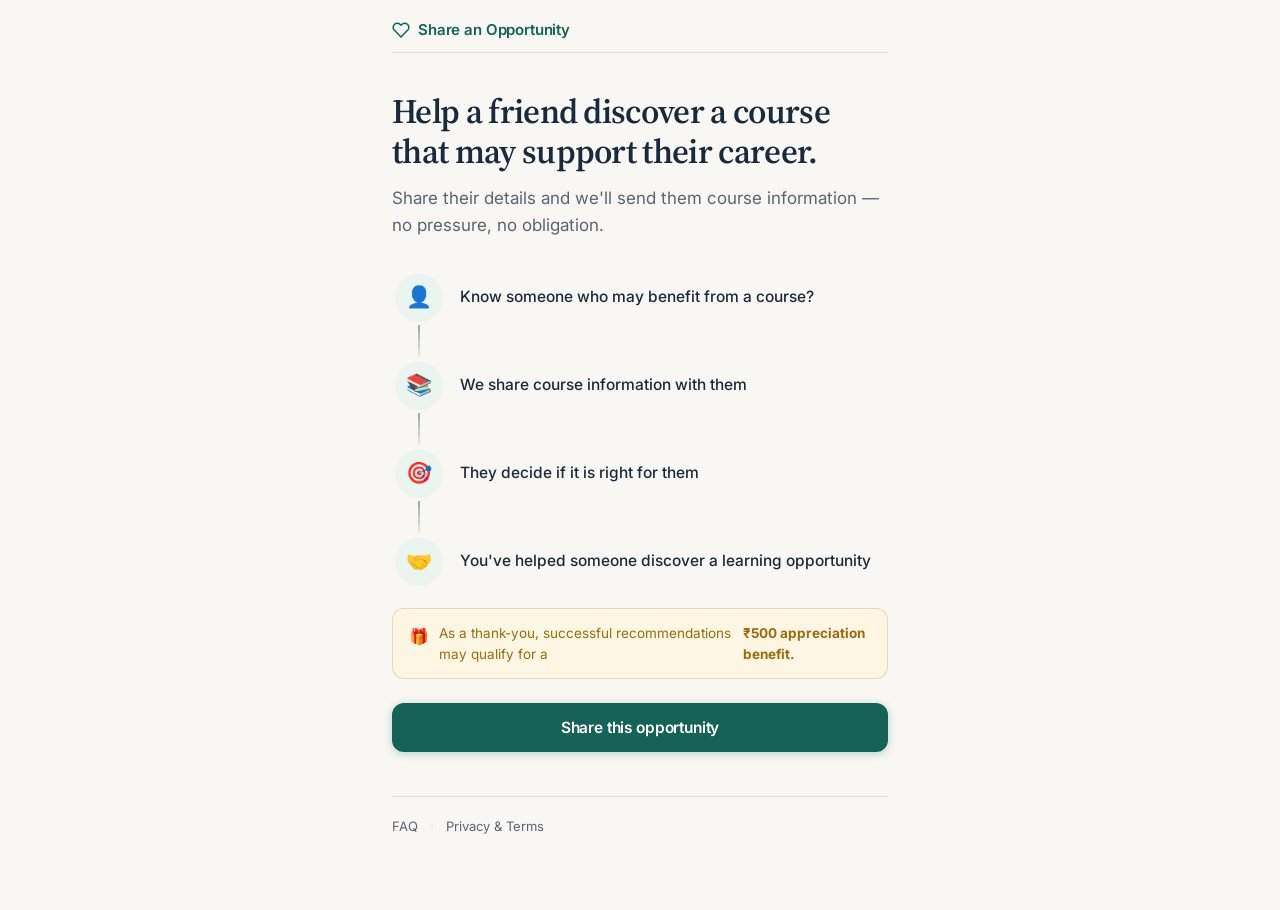
<file: index.html>
<!DOCTYPE html>
<html lang="en">
<head>
<meta charset="UTF-8">
<meta name="viewport" content="width=device-width, initial-scale=1, viewport-fit=cover">
<title>Share a Learning Opportunity</title>
<meta name="description" content="Know someone who would benefit from a course? Share their details and we'll send them information about learning opportunities.">

<!-- ================= Open Graph / Social Sharing ================= -->
<meta property="og:type" content="website">
<meta property="og:title" content="A friend thought of you">
<meta property="og:description" content="Someone has shared a learning opportunity with you. Find out more.">
<meta property="og:image" content="https://sranjeit.github.io/recommend-a-friend/assets/og-image.png">
<meta property="og:image:width" content="1200">
<meta property="og:image:height" content="630">
<meta property="og:url" content="https://sranjeit.github.io/recommend-a-friend/">
<meta property="og:site_name" content="Share a Learning Opportunity">
<meta name="twitter:card" content="summary_large_image">
<meta name="theme-color" content="#F8F7F4">

<link rel="icon" href="data:image/svg+xml,<svg xmlns=%22http://www.w3.org/2000/svg%22 viewBox=%220 0 100 100%22><rect width=%22100%22 height=%22100%22 rx=%2220%22 fill=%22%23146356%22/><text x=%2250%22 y=%2266%22 font-size=%2254%22 fill=%22white%22 text-anchor=%22middle%22 font-family=%22Georgia,serif%22>✦</text></svg>">
<link rel="preconnect" href="https://fonts.googleapis.com">
<link rel="preconnect" href="https://fonts.gstatic.com" crossorigin>
<link href="https://fonts.googleapis.com/css2?family=Inter:wght@400;500;600;700&family=Source+Serif+4:opsz,wght@8..60,500;8..60,600;8..60,700&display=swap" rel="stylesheet">
<link rel="stylesheet" href="style.css">
</head>
<body>

<div class="shell">

  <div class="topbar">
    <a class="brand" href="#" onclick="RAF.goHome(event)">
      <svg width="18" height="18" viewBox="0 0 24 24" fill="none" stroke="currentColor" stroke-width="2" stroke-linecap="round" stroke-linejoin="round" aria-hidden="true"><path d="M20.84 4.61a5.5 5.5 0 0 0-7.78 0L12 5.67l-1.06-1.06a5.5 5.5 0 0 0-7.78 7.78l1.06 1.06L12 21.23l7.78-7.78 1.06-1.06a5.5 5.5 0 0 0 0-7.78z"/></svg>
      <span>Share an Opportunity</span>
    </a>
  </div>

  <!-- ===== VIEW: LANDING ===== -->
  <section id="view-landing" class="view is-active" aria-labelledby="landing-heading">

    <div class="hero hero-landing">
      <h1 id="landing-heading">Help a friend discover a course that may support their career.</h1>
      <p class="hero-lede">Share their details and we'll send them course information — no pressure, no obligation.</p>
    </div>

    <!-- Visual flow — vertical, connected -->
    <div class="flow" role="list" aria-label="How it works">
      <div class="flow-step" role="listitem">
        <div class="flow-icon-col">
          <div class="flow-icon" aria-hidden="true">👤</div>
          <div class="flow-connector" aria-hidden="true"></div>
        </div>
        <p class="flow-text">Know someone who may benefit from a course?</p>
      </div>
      <div class="flow-step" role="listitem">
        <div class="flow-icon-col">
          <div class="flow-icon" aria-hidden="true">📚</div>
          <div class="flow-connector" aria-hidden="true"></div>
        </div>
        <p class="flow-text">We share course information with them</p>
      </div>
      <div class="flow-step" role="listitem">
        <div class="flow-icon-col">
          <div class="flow-icon" aria-hidden="true">🎯</div>
          <div class="flow-connector" aria-hidden="true"></div>
        </div>
        <p class="flow-text">They decide if it is right for them</p>
      </div>
      <div class="flow-step flow-step-last" role="listitem">
        <div class="flow-icon-col">
          <div class="flow-icon" aria-hidden="true">🤝</div>
        </div>
        <p class="flow-text">You've helped someone discover a learning opportunity</p>
      </div>
    </div>

    <div class="benefit-hint" role="note">
      <span class="benefit-gift" aria-hidden="true">🎁</span>
      As a thank-you, successful recommendations may qualify for a <strong>₹500 appreciation benefit.</strong>
    </div>

    <button class="btn btn-primary" id="landing-cta" onclick="RAF.showView('form')">
      Share this opportunity
    </button>

    <footer class="site-footer">
      <nav class="footer-links" aria-label="Footer navigation">
        <a href="#" onclick="RAF.showView('faq'); return false;">FAQ</a>
        <span aria-hidden="true">·</span>
        <a href="#" onclick="RAF.showView('legal'); return false;">Privacy &amp; Terms</a>
      </nav>
    </footer>
  </section>

  <!-- ===== VIEW: FORM ===== -->
  <section id="view-form" class="view" aria-labelledby="form-heading">

    <div class="back-nav">
      <a href="#" onclick="RAF.showView('landing'); return false;" class="back-link">
        <svg width="16" height="16" viewBox="0 0 24 24" fill="none" stroke="currentColor" stroke-width="2" stroke-linecap="round" stroke-linejoin="round" aria-hidden="true"><polyline points="15 18 9 12 15 6"/></svg>
        Back
      </a>
    </div>

    <div class="hero" style="padding-top:4px">
      <h1 id="form-heading">Who would you like to help?</h1>
      <p class="hero-lede" id="form-referral-note">Share their details and we'll reach out with course information.</p>
    </div>

    <form id="raf-form" novalidate>

      <p class="field-group-label">Your details</p>

      <div class="field" id="f-yourName">
        <label for="yourName">Your name</label>
        <input type="text" id="yourName" name="yourName" autocomplete="name" required maxlength="80" placeholder="Your full name">
        <p class="field-error">Please enter your name.</p>
      </div>

      <div class="field" id="f-yourMobile">
        <label for="yourMobile">Your mobile number</label>
        <input type="tel" id="yourMobile" name="yourMobile" autocomplete="tel" required inputmode="numeric" maxlength="10" placeholder="10-digit mobile number">
        <p class="hint">We'll contact you only if clarification is needed.</p>
        <p class="field-error">Enter a valid 10-digit mobile number.</p>
      </div>

      <div class="field-divider" aria-hidden="true"></div>

      <p class="field-group-label">Their details</p>

      <div class="field" id="f-friendName">
        <label for="friendName">Their name</label>
        <input type="text" id="friendName" name="friendName" required maxlength="80" placeholder="Full name of the person">
        <p class="field-error">Please enter their name.</p>
      </div>

      <div class="field" id="f-friendMobile">
        <label for="friendMobile">Their mobile number</label>
        <input type="tel" id="friendMobile" name="friendMobile" required inputmode="numeric" maxlength="10" placeholder="10-digit mobile number">
        <p class="field-error">Enter a valid 10-digit mobile number.</p>
      </div>

      <div class="field" id="f-course">
        <label for="course">Course they may be interested in</label>
        <select id="course" name="course" required>
          <option value="" disabled selected>Select a course</option>
          <option>Tally Prime + GST</option>
          <option>SAP</option>
          <option>Data Analytics</option>
          <option>Data Science</option>
          <option>Advanced Excel</option>
          <option>AutoCAD</option>
          <option>Digital Marketing</option>
          <option>Web Development</option>
          <option>Python</option>
          <option>Spoken English</option>
          <option>Graphic Designing</option>
          <option>Video Editing</option>
          <option>Basic Computers</option>
          <option>Other</option>
        </select>
        <p class="field-error">Please select a course.</p>
      </div>

      <button type="submit" class="btn btn-primary" id="submit-btn">
        <span id="submit-label">Share this opportunity</span>
      </button>

      <p class="form-benefit-note">
        🎁 As a thank-you, successful recommendations may qualify for a <strong>₹500 appreciation benefit.</strong>
      </p>

    </form>
  </section>

  <!-- ===== VIEW: SUCCESS ===== -->
  <section id="view-success" class="view" aria-labelledby="success-heading">

    <div class="success-icon-wrap" aria-hidden="true">
      <svg width="26" height="26" viewBox="0 0 24 24" fill="none"><path d="M5 13l4 4L19 7" stroke="#fff" stroke-width="2.5" stroke-linecap="round" stroke-linejoin="round"/></svg>
    </div>

    <h1 id="success-heading">Thank you for sharing this opportunity.</h1>
    <p class="hero-lede">We'll reach out to <strong id="success-friend-name">them</strong> with course information.</p>

    <div class="benefit-hint" role="note">
      🎁 If <span id="success-friend-name-2">they</span> enroll in an eligible course, you may qualify for a <strong>₹500 appreciation benefit.</strong>
    </div>

    <div class="share-section">
      <p class="share-label">Your sharing link — pass it on if you'd like</p>
      <div class="link-box">
        <span id="referral-link-text">—</span>
      </div>
      <div class="btn-row">
        <button class="btn btn-secondary" id="copy-btn" onclick="RAF.copyLink()">
          Copy link <span class="copy-tick" id="copy-tick">✓</span>
        </button>
        <button class="btn btn-whatsapp" id="whatsapp-btn" onclick="RAF.shareWhatsApp()">
          Share on WhatsApp
        </button>
      </div>
    </div>

    <!-- Canvas-generated shareable image -->
    <div class="canvas-section" id="canvas-section" style="display:none">
      <p class="share-label">Shareable image for WhatsApp</p>
      <canvas id="share-canvas" width="1080" height="1080" style="width:100%; border-radius:12px; display:block; margin-bottom:10px;"></canvas>
      <button class="btn btn-secondary" id="download-image-btn" onclick="RAF.downloadImage()">
        <svg width="15" height="15" viewBox="0 0 24 24" fill="none" stroke="currentColor" stroke-width="2.5" stroke-linecap="round" stroke-linejoin="round" aria-hidden="true"><path d="M21 15v4a2 2 0 0 1-2 2H5a2 2 0 0 1-2-2v-4"/><polyline points="7 10 12 15 17 10"/><line x1="12" y1="15" x2="12" y2="3"/></svg>
        Save &amp; share this image
      </button>
    </div>

    <div class="organic-nudge">
      <p>If you know someone else who may benefit from this opportunity, you can share this page with them too.</p>
      <a href="#" onclick="RAF.resetForm(); return false;" class="btn btn-ghost" id="share-another-btn">Share for another friend →</a>
    </div>

    <footer class="site-footer">
      <nav class="footer-links" aria-label="Footer navigation">
        <a href="#" onclick="RAF.showView('faq'); return false;">FAQ</a>
        <span aria-hidden="true">·</span>
        <a href="#" onclick="RAF.showView('legal'); return false;">Privacy &amp; Terms</a>
      </nav>
    </footer>
  </section>

  <!-- ===== VIEW: FAQ ===== -->
  <section id="view-faq" class="view" aria-labelledby="faq-heading">

    <div class="back-nav">
      <a href="#" onclick="RAF.showView('landing'); return false;" class="back-link">
        <svg width="16" height="16" viewBox="0 0 24 24" fill="none" stroke="currentColor" stroke-width="2" stroke-linecap="round" stroke-linejoin="round" aria-hidden="true"><polyline points="15 18 9 12 15 6"/></svg>
        Back
      </a>
    </div>

    <div class="hero" style="padding-top:4px">
      <h1 id="faq-heading">Frequently asked questions</h1>
    </div>

    <div class="faq-list">
      <details class="faq-item" id="faq-free">
        <summary class="faq-q">Is this completely free?</summary>
        <p class="faq-a">Yes. There are no fees or charges of any kind to share someone's details or to receive an appreciation benefit.</p>
      </details>
      <details class="faq-item" id="faq-contact">
        <summary class="faq-q">Will my friend be contacted repeatedly?</summary>
        <p class="faq-a">No. We will make one respectful contact to share course information. Your friend decides whether they are interested — there is no pressure and no follow-up.</p>
      </details>
      <details class="faq-item" id="faq-500">
        <summary class="faq-q">How does the ₹500 appreciation work?</summary>
        <p class="faq-a">If the person you share this with successfully enrolls in an eligible course, you may qualify for a ₹500 appreciation as a thank-you for sharing the opportunity. This is a gesture of appreciation — not a commission or an income source.</p>
      </details>
      <details class="faq-item" id="faq-chain">
        <summary class="faq-q">Can my friend share this with someone else?</summary>
        <p class="faq-a">Yes. If your friend finds the opportunity useful, they can share it with others who may also benefit. Each person gets their own unique link so we can say thank you to the right person.</p>
      </details>
      <details class="faq-item" id="faq-privacy">
        <summary class="faq-q">What happens to the information I share?</summary>
        <p class="faq-a">The details you provide are used only to contact the person you've recommended with course information, and to reach you if we need to confirm anything. Your information is never sold or shared with third parties.</p>
      </details>
    </div>
  </section>

  <!-- ===== VIEW: LEGAL ===== -->
  <section id="view-legal" class="view" aria-labelledby="legal-heading">

    <div class="back-nav">
      <a href="#" onclick="RAF.showView('landing'); return false;" class="back-link">
        <svg width="16" height="16" viewBox="0 0 24 24" fill="none" stroke="currentColor" stroke-width="2" stroke-linecap="round" stroke-linejoin="round" aria-hidden="true"><polyline points="15 18 9 12 15 6"/></svg>
        Back
      </a>
    </div>

    <div class="hero" style="padding-top:4px">
      <h1 id="legal-heading">Privacy &amp; Terms</h1>
    </div>

    <h2 class="legal-h2">Privacy notice</h2>
    <p class="text-muted">We collect only what's needed to act on a recommendation: your name and mobile number, and the name, number and course interest of the person you're recommending. This information is stored in a private, access-controlled system and is never sold or shared with third parties. It is used solely to make contact and, where applicable, to confirm an appreciation benefit.</p>

    <h2 class="legal-h2">Appreciation benefit</h2>
    <p class="text-muted">When a person you recommend successfully enrolls in an eligible course, you may qualify for a ₹500 appreciation as a thank-you for sharing the opportunity. Both sharing and receiving the appreciation are completely free of charge. Eligibility is verified manually and at the program coordinator's discretion.</p>

    <h2 class="legal-h2">Terms</h2>
    <p class="text-muted">Full terms of service will be published here. For any questions, please contact the program coordinator using the details provided at enrollment.</p>

    <button class="btn btn-secondary" onclick="RAF.showView('landing')" style="margin-top:20px; width:auto; padding-left:20px; padding-right:20px;">← Back</button>
  </section>

</div>

<div class="toast" id="toast" role="status" aria-live="polite"></div>

<script src="app.js"></script>
</body>
</html>
</file>
<file: style.css>
/* ============================================================
   Share an Opportunity — Design System
   Palette:
     --ink        #1A2A3A   deep text
     --paper      #F8F7F4   warm background
     --paper-2    #EEECE6   card background
     --slate      #5C6472   secondary text
     --line       #E2DFD6   hairlines / borders
     --ledger     #146356   primary green
     --ledger-ink #0E4A40   green hover
     --amber      #9A6B12   gold/amber accent (benefit hints)
     --amber-bg   #FDF6E3   amber background
     --danger     #B3401F   errors
   ============================================================ */

:root {
  --ink: #1A2A3A;
  --paper: #F8F7F4;
  --paper-2: #EEECE6;
  --slate: #5C6472;
  --line: #E2DFD6;
  --ledger: #146356;
  --ledger-ink: #0E4A40;
  --ledger-light: #EBF5F0;
  --amber: #9A6B12;
  --amber-bg: #FDF6E3;
  --amber-border: rgba(154, 107, 18, 0.22);
  --danger: #B3401F;

  --font-display: "Source Serif 4", Georgia, serif;
  --font-body: "Inter", -apple-system, BlinkMacSystemFont, "Segoe UI", sans-serif;

  --radius-sm: 8px;
  --radius-md: 12px;
  --radius-lg: 18px;
  --radius-pill: 999px;

  --shadow-sm: 0 1px 3px rgba(26, 42, 58, 0.06);
  --shadow-md: 0 4px 18px rgba(26, 42, 58, 0.09);

  --max-width: 540px;
}

* { box-sizing: border-box; }

html {
  -webkit-text-size-adjust: 100%;
  scroll-behavior: smooth;
}

body {
  margin: 0;
  background: var(--paper);
  color: var(--ink);
  font-family: var(--font-body);
  font-size: 16px;
  line-height: 1.6;
  -webkit-font-smoothing: antialiased;
  text-rendering: optimizeLegibility;
}

@media (prefers-reduced-motion: reduce) {
  * { animation-duration: 0.001ms !important; transition-duration: 0.001ms !important; }
}

/* ---------- Layout shell ---------- */
.shell {
  max-width: var(--max-width);
  margin: 0 auto;
  padding: 0 22px 72px;
  min-height: 100vh;
}

/* ---------- Topbar ---------- */
.topbar {
  display: flex;
  align-items: center;
  padding: 18px 0 10px;
  border-bottom: 1px solid var(--line);
  margin-bottom: 2px;
}

.brand {
  display: flex;
  align-items: center;
  gap: 8px;
  text-decoration: none;
  color: var(--ledger);
  font-weight: 600;
  font-size: 15px;
  letter-spacing: -0.01em;
}

.brand svg {
  color: var(--ledger);
  flex-shrink: 0;
}

/* ---------- View switching ---------- */
.view { display: none; }
.view.is-active {
  display: block;
  animation: fadein 280ms ease;
}

@keyframes fadein {
  from { opacity: 0; transform: translateY(8px); }
  to   { opacity: 1; transform: translateY(0); }
}

/* ---------- Back navigation ---------- */
.back-nav {
  padding: 16px 0 4px;
}

.back-link {
  display: inline-flex;
  align-items: center;
  gap: 5px;
  font-size: 14px;
  font-weight: 500;
  color: var(--slate);
  text-decoration: none;
  transition: color 120ms ease;
}

.back-link:hover { color: var(--ink); }
.back-link svg { flex-shrink: 0; }

/* ---------- Typography ---------- */
h1, h2, h3 {
  font-family: var(--font-display);
  color: var(--ink);
  margin: 0 0 14px;
  letter-spacing: -0.02em;
}

h1 { font-size: 30px; line-height: 1.18; font-weight: 600; }
h2 { font-size: 20px; line-height: 1.3; font-weight: 600; }
h3 { font-size: 16px; line-height: 1.4; font-weight: 600; }

p { margin: 0 0 14px; color: var(--ink); }
.text-muted { color: var(--slate); font-size: 15px; line-height: 1.65; }

@media (min-width: 480px) {
  h1 { font-size: 34px; }
}

/* ---------- Hero ---------- */
.hero {
  padding: 28px 0 10px;
}

.hero-landing {
  padding-top: 36px;
  padding-bottom: 4px;
}

.hero-lede {
  font-size: 17px;
  color: var(--slate);
  line-height: 1.6;
  margin-bottom: 0;
}

/* ---------- Visual Flow ---------- */
.flow {
  margin: 30px 0 24px;
  padding-left: 4px;
}

.flow-step {
  display: flex;
  align-items: flex-start;
  gap: 18px;
}

.flow-icon-col {
  display: flex;
  flex-direction: column;
  align-items: center;
  flex-shrink: 0;
  width: 46px;
}

.flow-icon {
  width: 46px;
  height: 46px;
  border-radius: 50%;
  background: var(--ledger-light);
  display: flex;
  align-items: center;
  justify-content: center;
  font-size: 21px;
  flex-shrink: 0;
  box-shadow: var(--shadow-sm);
}

.flow-connector {
  width: 2px;
  height: 32px;
  background: linear-gradient(to bottom, var(--ledger), var(--line));
  margin: 5px 0;
  opacity: 0.5;
}

.flow-text {
  font-size: 15.5px;
  color: var(--ink);
  font-weight: 500;
  padding-top: 12px;
  margin: 0;
  line-height: 1.45;
}

/* ---------- Benefit hint ---------- */
.benefit-hint {
  display: flex;
  align-items: flex-start;
  gap: 10px;
  background: var(--amber-bg);
  border: 1px solid var(--amber-border);
  border-radius: var(--radius-md);
  padding: 14px 16px;
  margin: 18px 0 24px;
  font-size: 13.5px;
  color: var(--amber);
  line-height: 1.55;
}

.benefit-hint strong { color: var(--amber); }

.benefit-gift {
  font-size: 16px;
  flex-shrink: 0;
  margin-top: 1px;
}

/* ---------- Buttons ---------- */
.btn {
  display: inline-flex;
  align-items: center;
  justify-content: center;
  gap: 8px;
  width: 100%;
  border: none;
  border-radius: var(--radius-md);
  padding: 15px 20px;
  font-family: var(--font-body);
  font-size: 15.5px;
  font-weight: 600;
  cursor: pointer;
  text-decoration: none;
  transition: transform 80ms ease, box-shadow 120ms ease, background 120ms ease, border-color 120ms ease;
  letter-spacing: -0.01em;
}

.btn:active { transform: scale(0.98); }

.btn-primary {
  background: var(--ledger);
  color: #fff;
  box-shadow: 0 2px 8px rgba(20, 99, 86, 0.25);
}

.btn-primary:hover {
  background: var(--ledger-ink);
  box-shadow: 0 4px 12px rgba(20, 99, 86, 0.32);
}

.btn-secondary {
  background: #fff;
  color: var(--ink);
  border: 1.5px solid var(--line);
  box-shadow: var(--shadow-sm);
}

.btn-secondary:hover { border-color: var(--ink); }

.btn-whatsapp {
  background: #25D366;
  color: #fff;
  box-shadow: 0 2px 8px rgba(37, 211, 102, 0.28);
}

.btn-whatsapp:hover { background: #20ba5a; }

.btn-ghost {
  background: transparent;
  color: var(--ledger);
  border: 1.5px solid var(--ledger);
  width: auto;
  padding: 11px 20px;
  font-size: 14.5px;
}

.btn-ghost:hover {
  background: var(--ledger-light);
}

.btn[disabled] { opacity: 0.5; cursor: not-allowed; }

.btn-row {
  display: flex;
  gap: 10px;
}

.btn-row .btn {
  width: auto;
  flex: 1;
  font-size: 14.5px;
  padding: 13px 14px;
}

/* ---------- Forms ---------- */
.field-group-label {
  font-size: 12px;
  font-weight: 600;
  text-transform: uppercase;
  letter-spacing: 0.07em;
  color: var(--slate);
  margin: 0 0 12px;
}

.field { margin-bottom: 18px; }

.field label {
  display: block;
  font-size: 14px;
  font-weight: 600;
  color: var(--ink);
  margin-bottom: 7px;
}

.field .hint {
  font-size: 12.5px;
  color: var(--slate);
  margin-top: 6px;
  margin-bottom: 0;
}

.field input,
.field select {
  width: 100%;
  font-family: var(--font-body);
  font-size: 16px;
  color: var(--ink);
  background: #fff;
  border: 1.5px solid var(--line);
  border-radius: var(--radius-sm);
  padding: 13px 15px;
  transition: border-color 120ms ease, box-shadow 120ms ease;
  -webkit-appearance: none;
  appearance: none;
}

.field select {
  background-image: url("data:image/svg+xml,%3Csvg xmlns='http://www.w3.org/2000/svg' width='16' height='16' viewBox='0 0 24 24' fill='none' stroke='%235C6472' stroke-width='2' stroke-linecap='round' stroke-linejoin='round'%3E%3Cpolyline points='6 9 12 15 18 9'/%3E%3C/svg%3E");
  background-repeat: no-repeat;
  background-position: right 14px center;
  padding-right: 40px;
}

.field input:focus,
.field select:focus {
  outline: none;
  border-color: var(--ledger);
  box-shadow: 0 0 0 3px rgba(20, 99, 86, 0.12);
}

.field.has-error input,
.field.has-error select {
  border-color: var(--danger);
}

.field-error {
  font-size: 12.5px;
  color: var(--danger);
  margin-top: 5px;
  display: none;
}

.field.has-error .field-error { display: block; }

.field-divider {
  height: 1px;
  background: var(--line);
  margin: 22px 0 20px;
}

.form-benefit-note {
  font-size: 13px;
  color: var(--amber);
  text-align: center;
  margin-top: 14px;
  padding: 12px 16px;
  background: var(--amber-bg);
  border-radius: var(--radius-md);
  border: 1px solid var(--amber-border);
  line-height: 1.5;
}

.form-benefit-note strong { color: var(--amber); }

/* ---------- Success page ---------- */
.success-icon-wrap {
  width: 56px;
  height: 56px;
  border-radius: 50%;
  background: var(--ledger);
  display: flex;
  align-items: center;
  justify-content: center;
  margin: 28px 0 20px;
  box-shadow: 0 4px 14px rgba(20, 99, 86, 0.3);
}

.share-section {
  background: #fff;
  border: 1.5px solid var(--line);
  border-radius: var(--radius-lg);
  padding: 20px;
  margin: 20px 0;
  box-shadow: var(--shadow-sm);
}

.share-label {
  font-size: 12.5px;
  font-weight: 600;
  color: var(--slate);
  text-transform: uppercase;
  letter-spacing: 0.06em;
  margin-bottom: 10px;
}

.link-box {
  background: var(--paper-2);
  border: 1px solid var(--line);
  border-radius: var(--radius-sm);
  padding: 11px 14px;
  font-size: 13px;
  color: var(--ink);
  word-break: break-all;
  margin-bottom: 14px;
  line-height: 1.45;
}

.copy-tick {
  font-size: 12px;
  color: var(--ledger);
  font-weight: 700;
  display: none;
  margin-left: 2px;
}

.copy-tick.show { display: inline; }

/* ---------- Canvas / Image section ---------- */
.canvas-section {
  margin: 16px 0;
}

/* ---------- Organic nudge ---------- */
.organic-nudge {
  text-align: center;
  margin: 28px 0 0;
  padding: 22px 20px;
  background: var(--ledger-light);
  border-radius: var(--radius-lg);
}

.organic-nudge p {
  font-size: 14.5px;
  color: var(--ledger-ink);
  margin-bottom: 14px;
  line-height: 1.55;
}

/* ---------- FAQ ---------- */
.faq-list {
  margin: 8px 0 28px;
}

.faq-item {
  border-top: 1px solid var(--line);
  padding: 0;
}

.faq-item:last-child {
  border-bottom: 1px solid var(--line);
}

.faq-q {
  font-size: 15.5px;
  font-weight: 600;
  color: var(--ink);
  padding: 16px 28px 16px 0;
  cursor: pointer;
  position: relative;
  list-style: none;
  line-height: 1.4;
}

.faq-q::-webkit-details-marker { display: none; }

.faq-q::after {
  content: "+";
  position: absolute;
  right: 4px;
  top: 50%;
  transform: translateY(-50%);
  font-size: 20px;
  font-weight: 400;
  color: var(--ledger);
  line-height: 1;
  transition: transform 200ms ease;
}

details[open] .faq-q::after {
  content: "−";
  transform: translateY(-50%);
}

.faq-a {
  font-size: 14.5px;
  color: var(--slate);
  padding: 0 0 18px;
  margin: 0;
  line-height: 1.65;
}

/* ---------- Legal ---------- */
.legal-h2 {
  font-size: 16px;
  font-weight: 600;
  margin: 24px 0 8px;
  font-family: var(--font-body);
}

.legal-h2:first-of-type { margin-top: 0; }

/* ---------- Footer ---------- */
.site-footer {
  margin-top: 44px;
  padding-top: 18px;
  border-top: 1px solid var(--line);
}

.footer-links {
  display: flex;
  align-items: center;
  gap: 12px;
}

.footer-links a {
  font-size: 13px;
  color: var(--slate);
  text-decoration: none;
  transition: color 120ms ease;
}

.footer-links a:hover { color: var(--ink); }

.footer-links span {
  color: var(--line);
  font-size: 14px;
}

/* ---------- Toast ---------- */
.toast {
  position: fixed;
  left: 50%;
  bottom: 24px;
  transform: translateX(-50%) translateY(16px);
  background: var(--ink);
  color: #fff;
  padding: 12px 20px;
  border-radius: var(--radius-md);
  font-size: 14px;
  opacity: 0;
  pointer-events: none;
  transition: opacity 180ms ease, transform 180ms ease;
  z-index: 100;
  max-width: calc(100% - 40px);
  text-align: center;
  box-shadow: var(--shadow-md);
}

.toast.show {
  opacity: 1;
  transform: translateX(-50%) translateY(0);
  pointer-events: auto;
}

/* ---------- Spinner ---------- */
.spinner {
  width: 16px;
  height: 16px;
  border: 2px solid rgba(255,255,255,0.4);
  border-top-color: #fff;
  border-radius: 50%;
  animation: spin 700ms linear infinite;
}

@keyframes spin { to { transform: rotate(360deg); } }

/* ---------- Accessibility ---------- */
a:focus-visible, button:focus-visible, input:focus-visible, select:focus-visible {
  outline: 2.5px solid var(--ledger);
  outline-offset: 2px;
}

.visually-hidden {
  position: absolute; width: 1px; height: 1px; padding: 0; margin: -1px;
  overflow: hidden; clip: rect(0,0,0,0); white-space: nowrap; border: 0;
}

/* ============================================================
   Admin dashboard styles (unchanged)
   ============================================================ */

.shell-wide { max-width: 980px; }

.gate-card { max-width: 380px; margin: 18vh auto 0; }
.gate-card input { margin-bottom: 12px; }

.stat-grid {
  display: grid;
  grid-template-columns: repeat(2, 1fr);
  gap: 10px;
  margin: 16px 0;
}

@media (min-width: 640px) {
  .stat-grid { grid-template-columns: repeat(4, 1fr); }
}

.stat-card {
  border: 1px solid var(--line);
  border-radius: var(--radius-md);
  background: #fff;
  padding: 14px 16px;
}

.stat-card .v { font-family: var(--font-display); font-size: 24px; font-weight: 600; color: var(--ink); display: block; }
.stat-card .l { font-size: 12px; color: var(--slate); margin-top: 2px; }

.dash-section { margin: 28px 0; }
.dash-grid { display: grid; grid-template-columns: 1fr; gap: 16px; }

@media (min-width: 780px) {
  .dash-grid.two { grid-template-columns: 1fr 1fr; }
}

.chart-card { border: 1px solid var(--line); border-radius: var(--radius-lg); background: #fff; padding: 16px; }
.chart-card canvas { max-width: 100%; }

.table-wrap { overflow-x: auto; border: 1px solid var(--line); border-radius: var(--radius-lg); background: #fff; }
table.data-table { width: 100%; border-collapse: collapse; font-size: 13px; }
table.data-table th, table.data-table td { text-align: left; padding: 10px 14px; border-bottom: 1px solid var(--line); white-space: nowrap; }
table.data-table th { color: var(--slate); font-weight: 600; font-size: 11.5px; text-transform: uppercase; letter-spacing: 0.04em; }
table.data-table tr:last-child td { border-bottom: none; }

.refresh-row { display: flex; align-items: center; justify-content: space-between; gap: 10px; margin: 10px 0 4px; }
.refresh-row .btn { width: auto; padding: 9px 14px; font-size: 13px; }
.updated-note { font-size: 12px; color: var(--slate); }

.empty-state { text-align: center; padding: 40px 16px; color: var(--slate); }
</file>
